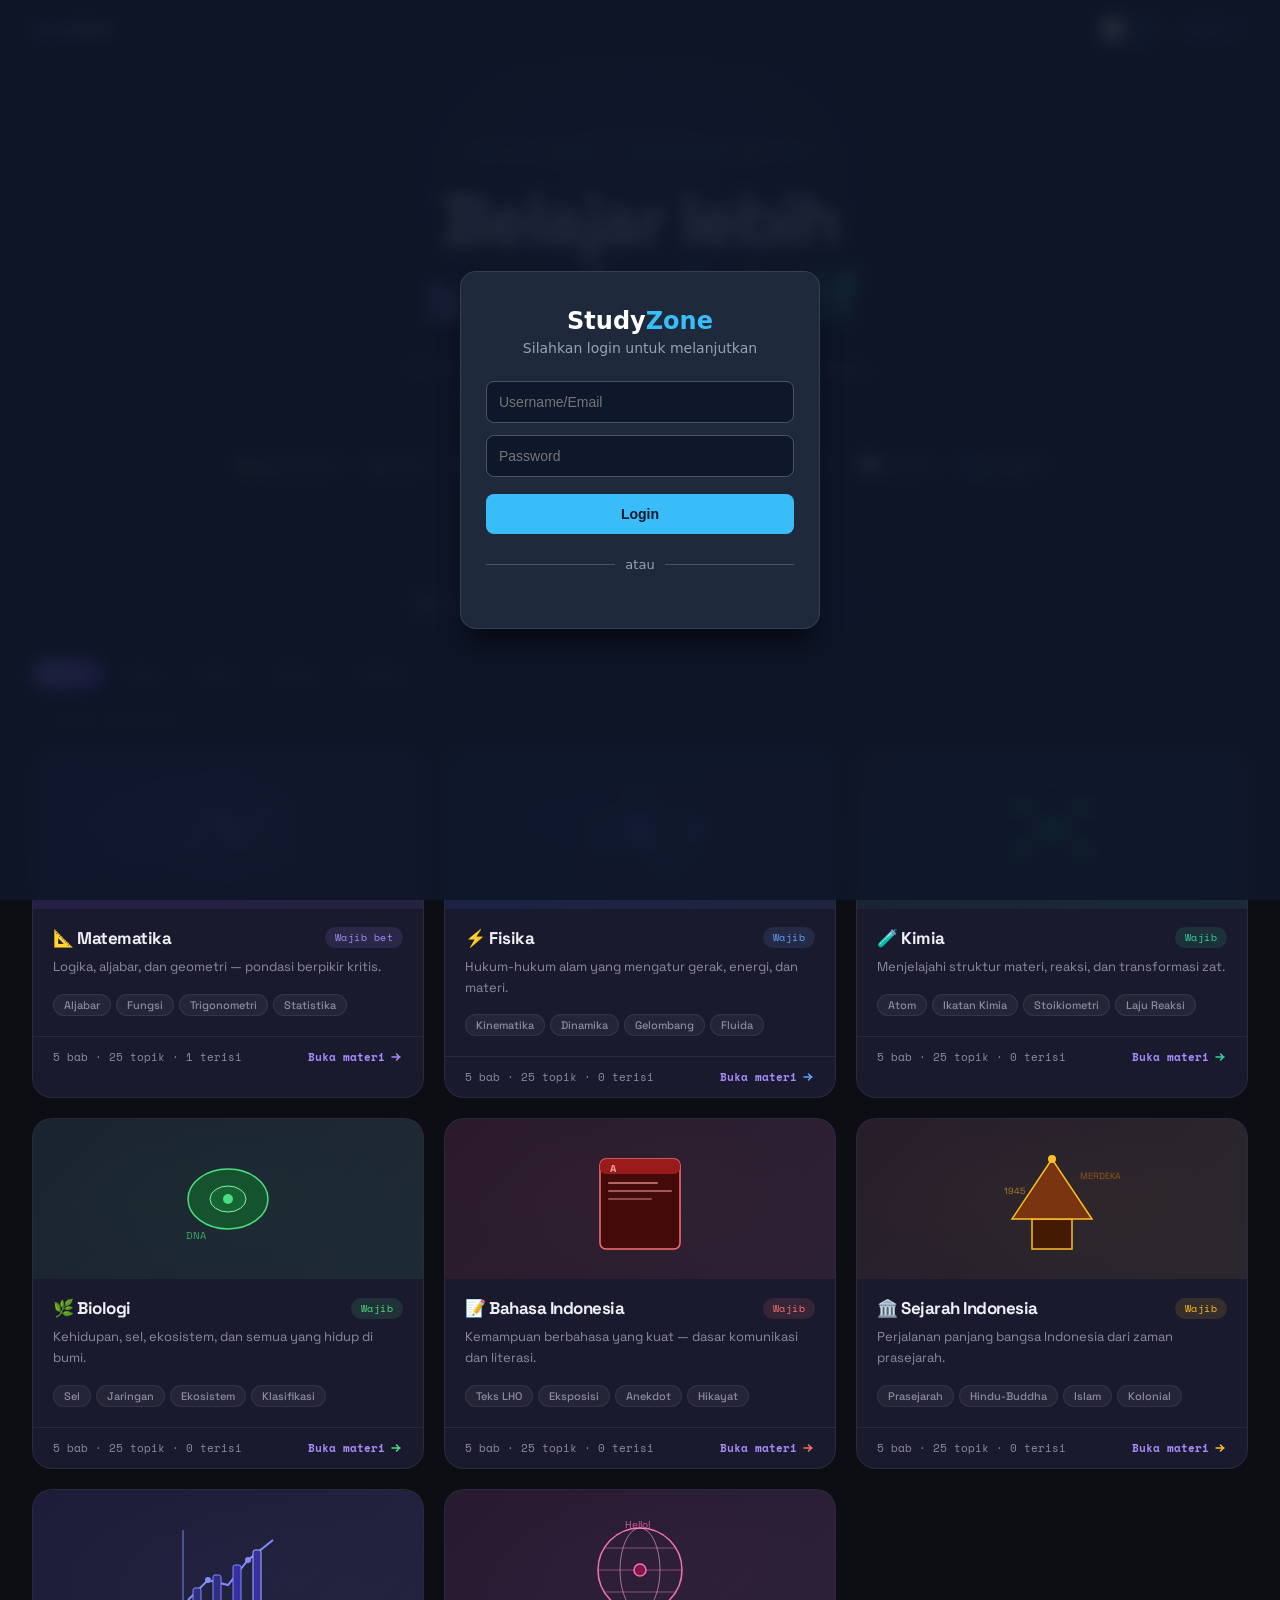
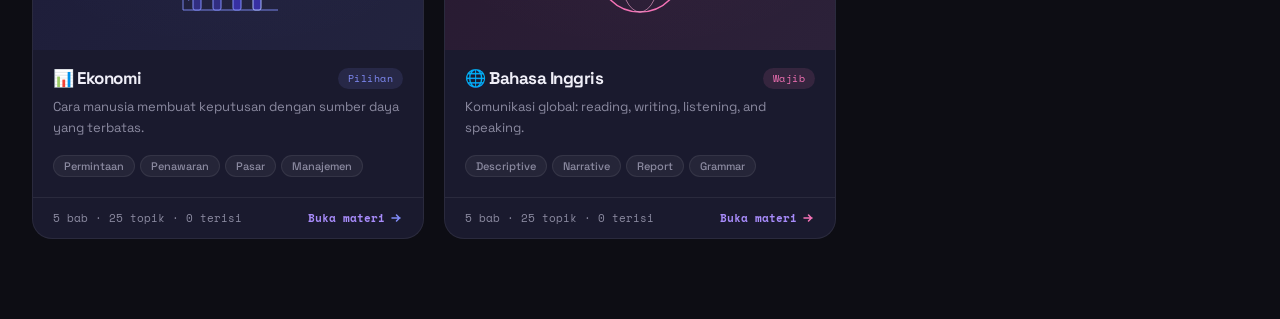
<file: index.html>
<!DOCTYPE html>
<html lang="id">
<head>
<meta charset="UTF-8">
<meta name="viewport" content="width=device-width, initial-scale=1.0">
<title>punya kyyy — materi buat Kelas 10 SMA</title>
<link href="https://fonts.googleapis.com/css2?family=Space+Grotesk:wght@400;500;600;700&family=Space+Mono:wght@400;700&display=swap" rel="stylesheet">
<link rel="stylesheet" href="css/style.css">
</head>
<body>
<canvas id="particles"></canvas>

<nav>
  <div>
    <a class="brand" href="#"><em>Study</em>Zone</a>
  </div>

  <div class="nav-right">
    <button id="theme-toggle" class="theme-toggle-btn" aria-label="Ubah Tema">
      <div class="slider-thumb">
          <span class="icon-sun">☀️</span>
          <span class="icon-moon">🌙</span>
      </div>
    </button>

    <span class="kelas-badge">KELAS X</span>
  </div>
</nav>

<section class="hero">
  <div class="hero-glow"></div>
  <div class="hero-eyebrow"><span class="dot-pulse"></span>Materi Lengkap · Tahun Ajaran 2024/2025</div>
  <h1>Belajar lebih<br><span class="hl">seru &amp; efektif</span></h1>
  <p class="hero-sub">8 mata pelajaran, 40+ bab, ratusan topik — dikemas dalam satu tempat buat kamu yang nggak mau ribet.</p>
  <div class="hero-chips">
    <span class="chip">📐 Matematika</span><span class="chip">⚡ Fisika</span>
    <span class="chip">🧪 Kimia</span><span class="chip">🌿 Biologi</span>
    <span class="chip">📝 B. Indonesia</span><span class="chip">🏛️ Sejarah</span>
    <span class="chip">📊 Ekonomi</span><span class="chip">🌐 B. Inggris</span>
  </div>
</section>

<!-- SEARCH -->
<div class="search-wrap">
  <div class="search-inner">
    <span class="search-icon-el">🔍</span>
    <input class="search-input" id="searchInput" type="text" placeholder="Cari pelajaran...">
  </div>
</div>

<div class="filter-row">
  <button class="ftab active" data-f="all">Semua</button>
  <button class="ftab" data-f="sains">Sains</button>
  <button class="ftab" data-f="sosial">Sosial</button>
  <button class="ftab" data-f="bahasa">Bahasa</button>
  <button class="ftab" data-f="eksakta">Eksakta</button>
</div>

<div class="grid-wrap">
  <div class="section-eyebrow" id="gridLabel">— 8 Mata Pelajaran</div>
  <div class="subject-grid" id="grid"></div>
</div>

<div class="overlay" id="overlay">
  <div class="modal">
    <div class="modal-hero" id="modalHero">
      <button class="modal-close" onclick="closeModal()">✕</button>
    </div>
    <div class="modal-info">
      <div class="modal-title" id="mTitle"></div>
      <div class="modal-desc" id="mDesc"></div>
      <div class="modal-stat-row" id="mStats"></div>
    </div>
    <div class="chapters" id="mChapters"></div>
  </div>
</div>

<div class="materi-overlay" id="materiOverlay">
  <div class="materi-topbar">
    <button class="materi-back-btn" onclick="closeMateri()">← Kembali</button>
    <div class="materi-topbar-title" id="topbarTitle"></div>
    <div class="materi-nav-btns">
      <button class="materi-nav-btn" id="btnPrev" onclick="navigateMateri(-1)" title="Topik sebelumnya">‹</button>
      <button class="materi-nav-btn" id="btnNext" onclick="navigateMateri(1)"  title="Topik selanjutnya">›</button>
    </div>
  </div>

  <div class="materi-wrap">
    <div class="materi-breadcrumb" id="mBreadcrumb"></div>

    <div class="materi-header">
      <div class="materi-num" id="mNum"></div>
      <div class="materi-judul" id="mJudul"></div>
      <div class="materi-meta" id="mMeta"></div>
    </div>

    <div class="materi-img-section" id="mImgSection"></div>

    <!-- isi materi -->
    <div id="mBody"></div>

    <!-- nav bawah -->
    <div class="materi-footer-nav">
      <button class="mfnav-btn prev" id="fnPrev" onclick="navigateMateri(-1)">
        <div class="mfnav-dir">← Sebelumnya</div>
        <div class="mfnav-label" id="fnPrevLabel">—</div>
      </button>
      <button class="mfnav-btn next" id="fnNext" onclick="navigateMateri(1)">
        <div class="mfnav-dir">Selanjutnya →</div>
        <div class="mfnav-label" id="fnNextLabel">—</div>
      </button>
    </div>
  </div>
</div>

<script src="js/app.js"></script>

<link rel="stylesheet" href="auth/auth.css">

<div id="login-container"></div>

<script type="module" src="auth/auth.js"></script>

</body>
</html>
</file>
<file: css/style.css>
*,*::before,*::after{box-sizing:border-box;margin:0;padding:0}
:root{
  --bg:#0d0d14;--surface:#13131f;--card:#1a1a2e;
  --border:rgba(255,255,255,0.07);--text:#f0eff8;--muted:#8b8aa0;
  --accent:#a78bfa;--accent2:#34d399;
  --font:'Space Grotesk',sans-serif;--mono:'Space Mono',monospace;
}
html{scroll-behavior:smooth}
body{font-family:var(--font);background:var(--bg);color:var(--text);min-height:100vh;overflow-x:hidden}
#particles{position:fixed;inset:0;pointer-events:none;z-index:0;opacity:.45}

/* NAV */
nav{position:sticky;top:0;z-index:100;background:rgba(13,13,20,.85);backdrop-filter:blur(24px);border-bottom:1px solid var(--border);padding:0 2rem;height:58px;display:flex;align-items:center;justify-content:space-between;}
.brand{font-size:17px;font-weight:700;letter-spacing:-1px;color:var(--text);text-decoration:none}
.brand em{color:var(--accent);font-style:normal}
.kelas-badge{font-family:var(--mono);font-size:11px;padding:4px 12px;border-radius:99px;border:1px solid rgba(167,139,250,.4);color:var(--accent);background:rgba(167,139,250,.08);}

/* HERO */
.hero{position:relative;z-index:1;padding:5rem 2rem 4rem;text-align:center;overflow:hidden;}
.hero-glow{position:absolute;top:-80px;left:50%;transform:translateX(-50%);width:600px;height:400px;background:radial-gradient(ellipse,rgba(167,139,250,.18) 0%,transparent 70%);pointer-events:none;}
.hero-eyebrow{display:inline-flex;align-items:center;gap:6px;font-family:var(--mono);font-size:11px;color:var(--accent2);letter-spacing:1.5px;text-transform:uppercase;margin-bottom:1.5rem;}
.dot-pulse{width:6px;height:6px;border-radius:50%;background:var(--accent2);animation:pulse 1.5s ease-in-out infinite}
@keyframes pulse{0%,100%{opacity:1;transform:scale(1)}50%{opacity:.4;transform:scale(.7)}}
.hero h1{font-size:clamp(2.5rem,6vw,4.5rem);font-weight:700;letter-spacing:-2.5px;line-height:1.05;margin-bottom:1.25rem;}
.hero h1 .hl{background:linear-gradient(135deg,#a78bfa,#34d399);-webkit-background-clip:text;-webkit-text-fill-color:transparent;background-clip:text;}
.hero-sub{font-size:1.05rem;color:var(--muted);max-width:480px;margin:0 auto 2.5rem;line-height:1.7;}
.hero-chips{display:flex;gap:8px;justify-content:center;flex-wrap:wrap}
.chip{font-size:12px;font-weight:500;padding:5px 14px;border-radius:99px;background:rgba(255,255,255,0.05);border:1px solid var(--border);color:var(--muted);}

/* SEARCH */
.search-wrap{max-width:520px;margin:2.5rem auto 0;position:relative;z-index:2;padding:0 1.5rem;}
.search-inner{position:relative}
.search-icon-el{position:absolute;left:14px;top:50%;transform:translateY(-50%);font-size:15px;color:var(--muted)}
.search-input{width:100%;background:var(--surface);border:1px solid rgba(167,139,250,.25);border-radius:14px;padding:12px 14px 12px 40px;font-family:var(--font);font-size:14px;color:var(--text);outline:none;transition:border-color .2s,box-shadow .2s;}
.search-input::placeholder{color:var(--muted)}
.search-input:focus{border-color:var(--accent);box-shadow:0 0 0 3px rgba(167,139,250,.12);}

/* FILTER */
.filter-row{display:flex;gap:8px;padding:2rem 2rem 0;overflow-x:auto;scrollbar-width:none;position:relative;z-index:1;}
.filter-row::-webkit-scrollbar{display:none}
.ftab{flex-shrink:0;padding:6px 16px;border-radius:99px;border:1px solid var(--border);background:transparent;font-family:var(--font);font-size:12px;font-weight:600;color:var(--muted);cursor:pointer;transition:all .2s;}
.ftab:hover{color:var(--text);border-color:rgba(255,255,255,.2)}
.ftab.active{background:linear-gradient(135deg,#a78bfa,#7c3aed);border-color:transparent;color:#fff;}

/* GRID */
.grid-wrap{padding:1.5rem 2rem 5rem;position:relative;z-index:1}
.section-eyebrow{font-family:var(--mono);font-size:10px;letter-spacing:2px;text-transform:uppercase;color:var(--muted);margin-bottom:1.25rem;padding:0 .25rem;}
.subject-grid{display:grid;grid-template-columns:repeat(auto-fill,minmax(300px,1fr));gap:20px;}

/* CARD */
.scard{background:var(--card);border:1px solid var(--border);border-radius:20px;overflow:hidden;cursor:pointer;transition:transform .25s cubic-bezier(.34,1.56,.64,1),box-shadow .25s,border-color .25s;text-decoration:none;color:inherit;display:block;}
.scard:hover{transform:translateY(-6px);box-shadow:0 24px 48px rgba(0,0,0,.5);}
.scard-illus{height:160px;display:flex;align-items:center;justify-content:center;position:relative;overflow:hidden;}
.scard-illus svg,.scard-illus img{position:relative;z-index:1;max-height:140px;max-width:90%;}
.illus-bg{position:absolute;inset:0;opacity:.12;}
.scard.math:hover{border-color:#a78bfa}.scard.fisika:hover{border-color:#60a5fa}
.scard.kimia:hover{border-color:#34d399}.scard.bio:hover{border-color:#4ade80}
.scard.indo:hover{border-color:#f87171}.scard.sejarah:hover{border-color:#fbbf24}
.scard.ekonomi:hover{border-color:#818cf8}.scard.english:hover{border-color:#f472b6}
.scard-body{padding:1.1rem 1.25rem 1.25rem}
.scard-row{display:flex;align-items:center;justify-content:space-between;margin-bottom:.5rem}
.scard-title{font-size:17px;font-weight:700;letter-spacing:-.5px}
.scard-tag{font-family:var(--mono);font-size:10px;letter-spacing:.5px;padding:3px 10px;border-radius:99px;}
.scard-desc{font-size:13px;color:var(--muted);line-height:1.6;margin-bottom:1rem}
.scard-topics{display:flex;flex-wrap:wrap;gap:5px}
.topic-tag{font-size:11px;font-weight:500;padding:3px 10px;border-radius:99px;background:rgba(255,255,255,.05);border:1px solid var(--border);color:var(--muted);}
.scard-footer{display:flex;align-items:center;justify-content:space-between;padding:.75rem 1.25rem;border-top:1px solid var(--border);font-family:var(--mono);font-size:11px;color:var(--muted);}
.open-btn{font-size:11px;font-weight:600;color:var(--accent);display:flex;align-items:center;gap:4px;}
.open-btn svg{transition:transform .2s}.scard:hover .open-btn svg{transform:translateX(3px)}

/* ── MODAL DAFTAR BAB ── */
.overlay{display:none;position:fixed;inset:0;z-index:500;background:rgba(0,0,0,.7);backdrop-filter:blur(12px);padding:2rem 1rem;overflow-y:auto;}
.overlay.open{display:flex;align-items:flex-start;justify-content:center}
.modal{background:var(--card);border:1px solid rgba(255,255,255,.1);border-radius:24px;width:100%;max-width:680px;overflow:hidden;animation:mup .3s cubic-bezier(.34,1.56,.64,1);margin-bottom:2rem;}
@keyframes mup{from{opacity:0;transform:translateY(30px)}to{opacity:1;transform:translateY(0)}}
.modal-hero{height:200px;display:flex;align-items:center;justify-content:center;position:relative;overflow:hidden;}
.modal-hero svg,.modal-hero img{position:relative;z-index:1;max-height:170px;max-width:90%;}
.modal-close{position:absolute;top:1rem;right:1rem;width:34px;height:34px;border-radius:50%;background:rgba(0,0,0,.4);border:1px solid rgba(255,255,255,.1);color:var(--text);font-size:16px;cursor:pointer;display:flex;align-items:center;justify-content:center;transition:background .2s;z-index:10;}
.modal-close:hover{background:rgba(255,255,255,.1)}
.modal-info{padding:1.5rem 1.75rem 0}
.modal-title{font-size:24px;font-weight:700;letter-spacing:-1px;margin-bottom:.3rem}
.modal-desc{font-size:14px;color:var(--muted);line-height:1.6;margin-bottom:1.25rem}
.modal-stat-row{display:flex;gap:1rem;flex-wrap:wrap;margin-bottom:1.5rem}
.mstat{background:rgba(255,255,255,.04);border:1px solid var(--border);border-radius:12px;padding:.6rem 1rem;font-size:12px;color:var(--muted);}
.mstat strong{display:block;font-size:18px;font-weight:700;color:var(--text);font-family:var(--mono)}
.chapters{padding:0 1.75rem 1.75rem;display:flex;flex-direction:column;gap:8px}
.chapter{border:1px solid var(--border);border-radius:14px;overflow:hidden;transition:border-color .2s;}
.chapter:hover{border-color:rgba(167,139,250,.3)}
.ch-head{display:flex;align-items:center;gap:10px;padding:.8rem 1rem;cursor:pointer;user-select:none;}
.ch-num{width:26px;height:26px;border-radius:8px;background:rgba(167,139,250,.12);color:var(--accent);font-family:var(--mono);font-size:11px;font-weight:700;display:flex;align-items:center;justify-content:center;flex-shrink:0;}
.ch-name{font-size:14px;font-weight:600;flex:1}
.ch-arr{color:var(--muted);font-size:12px;transition:transform .2s;margin-left:auto}
.chapter.open .ch-arr{transform:rotate(180deg)}
.ch-body{display:none;padding:.5rem .75rem 1rem;border-top:1px solid var(--border);background:rgba(0,0,0,.2);}
.chapter.open .ch-body{display:block}

/* topik bisa diklik */
.ch-topic-btn{
  width:100%;display:flex;align-items:center;justify-content:space-between;
  padding:9px 10px;border-radius:10px;
  background:transparent;border:none;
  color:var(--muted);font-family:var(--font);font-size:13px;
  cursor:pointer;text-align:left;
  transition:background .15s,color .15s;
  gap:8px;
}
.ch-topic-btn:hover{background:rgba(167,139,250,.1);color:var(--text)}
.ch-topic-btn .tb-left{display:flex;align-items:center;gap:8px}
.ch-topic-btn .tb-left::before{content:'›';color:var(--accent);font-weight:700;flex-shrink:0}
.ch-topic-btn .tb-badge{
  font-size:10px;font-family:var(--mono);
  padding:2px 7px;border-radius:99px;flex-shrink:0;
  background:rgba(52,211,153,.12);color:var(--accent2);
}
.ch-topic-btn .tb-badge.empty{background:rgba(255,255,255,.04);color:rgba(139,138,160,.4)}
.ch-topic-btn .tb-arrow{font-size:12px;opacity:0;transition:opacity .15s,transform .15s;color:var(--accent)}
.ch-topic-btn:hover .tb-arrow{opacity:1;transform:translateX(3px)}

.empty{grid-column:1/-1;text-align:center;padding:4rem 2rem;color:var(--muted);font-size:14px;}

.materi-overlay{
  display:none;position:fixed;inset:0;z-index:600;
  background:var(--bg);overflow-y:auto;
}
.materi-overlay.open{display:block}

/* sticky top bar */
.materi-topbar{
  position:sticky;top:0;z-index:10;
  background:rgba(13,13,20,.92);backdrop-filter:blur(20px);
  border-bottom:1px solid var(--border);
  display:flex;align-items:center;gap:12px;
  padding:0 1.5rem;height:54px;
}
.materi-back-btn{
  background:rgba(255,255,255,.06);border:1px solid var(--border);
  color:var(--text);font-family:var(--font);font-size:13px;font-weight:600;
  padding:6px 14px;border-radius:10px;cursor:pointer;
  display:flex;align-items:center;gap:6px;
  transition:background .2s;flex-shrink:0;
}
.materi-back-btn:hover{background:rgba(167,139,250,.15)}
.materi-topbar-title{font-size:14px;font-weight:600;color:var(--muted);
  white-space:nowrap;overflow:hidden;text-overflow:ellipsis;flex:1}

.materi-nav-btns{display:flex;gap:6px;flex-shrink:0}
.materi-nav-btn{
  width:32px;height:32px;border-radius:8px;
  background:rgba(255,255,255,.06);border:1px solid var(--border);
  color:var(--muted);font-size:14px;cursor:pointer;
  display:flex;align-items:center;justify-content:center;
  transition:all .2s;
}
.materi-nav-btn:hover:not(:disabled){background:rgba(167,139,250,.15);color:var(--accent);border-color:rgba(167,139,250,.4)}
.materi-nav-btn:disabled{opacity:.25;cursor:not-allowed}

.materi-wrap{max-width:780px;margin:0 auto;padding:2.5rem 1.5rem 5rem;}

.materi-breadcrumb{
  font-family:var(--mono);font-size:11px;color:var(--muted);
  letter-spacing:.5px;margin-bottom:1.25rem;
  display:flex;align-items:center;gap:5px;flex-wrap:wrap;
}
.materi-breadcrumb .bc-accent{color:var(--accent)}

.materi-header{margin-bottom:2rem}
.materi-num{
  font-family:var(--mono);font-size:11px;letter-spacing:2px;
  color:var(--accent);text-transform:uppercase;margin-bottom:.5rem;
}
.materi-judul{
  font-size:clamp(1.6rem,4vw,2.4rem);font-weight:700;
  letter-spacing:-1.5px;line-height:1.15;margin-bottom:.75rem;
}
.materi-meta{display:flex;gap:8px;flex-wrap:wrap}
.materi-meta-pill{
  font-size:11px;font-weight:600;padding:4px 12px;border-radius:99px;
  border:1px solid var(--border);color:var(--muted);
  display:flex;align-items:center;gap:4px;
}

.materi-img-section{
  margin-bottom:2rem;
  border-radius:16px;overflow:hidden;
  border:1px solid var(--border);
  background:var(--surface);
  min-height:80px;display:flex;align-items:center;justify-content:center;
  position:relative;
}
.materi-img-section img{width:100%;display:block;}
.materi-img-section svg{max-width:100%;padding:1.5rem;}
.materi-img-placeholder{
  padding:2.5rem;text-align:center;color:var(--muted);
  font-size:12px;font-family:var(--mono);letter-spacing:1px;
  opacity:.4;
}
.materi-img-placeholder .pi-icon{font-size:36px;display:block;margin-bottom:.5rem;opacity:.5}

.materi-body{
  font-size:15px;line-height:1.9;color:#cdc9e8;
  white-space:pre-wrap;
  background:var(--card);
  border:1px solid var(--border);
  border-radius:16px;
  padding:1.75rem 2rem;
}
.materi-empty{
  text-align:center;padding:3rem 2rem;color:var(--muted);
  background:var(--card);border:1px solid var(--border);border-radius:16px;
}
.materi-empty .ei{font-size:36px;display:block;margin-bottom:.75rem;opacity:.4}
.materi-empty p{font-size:13px;line-height:1.7}
.materi-empty code{font-family:var(--mono);font-size:11px;background:rgba(255,255,255,.05);padding:2px 8px;border-radius:4px;color:var(--accent);}

.materi-footer-nav{
  display:flex;gap:12px;margin-top:2rem;
}
.mfnav-btn{
  flex:1;display:flex;flex-direction:column;gap:4px;
  padding:1rem 1.25rem;border-radius:14px;
  border:1px solid var(--border);background:var(--card);
  color:var(--muted);cursor:pointer;text-align:left;
  font-family:var(--font);transition:all .2s;
}
.mfnav-btn:hover:not(:disabled){border-color:rgba(167,139,250,.4);background:rgba(167,139,250,.06);color:var(--text)}
.mfnav-btn:disabled{opacity:.25;cursor:not-allowed}
.mfnav-btn.next{text-align:right}
.mfnav-dir{font-size:10px;font-family:var(--mono);letter-spacing:1px;text-transform:uppercase;color:var(--accent);margin-bottom:2px}
.mfnav-label{font-size:13px;font-weight:600;line-height:1.3}

/* ==========================================================================
   FITUR LIGHT MODE OVERRIDES 
   (Taruh di paling bawah file style.css)
   ========================================================================== */

/* 1. Timpa variabel warna aslimu saat class .light aktif */
body.light {
  --bg: #f4f6f8;            /* Background utama halaman jadi abu-abu terang */
  --surface: #ffffff;       /* Area gambar/search jadi putih */
  --card: #ffffff;          /* Background KARTU MATERI jadi PUTIH */
  --border: #cbd5e1;        /* Garis pinggir jadi abu-abu muda */
  --text: #1e293b;          /* Teks utama jadi gelap */
  --muted: #64748b;         /* Teks deskripsi jadi abu-abu */
}

/* 2. Karena bawaan webmu banyak pakai efek kaca (rgba 255 putih transparan), 
      kita harus ubah jadi warna solid agar terlihat di Light Mode */
body.light .chip,
body.light .mstat,
body.light .materi-nav-btn,
body.light .materi-back-btn,
body.light .ch-body {
    background: #ffffff;
    border-color: var(--border);
    color: var(--text);
}

body.light .materi-body, 
body.light .materi-empty {
    color: var(--text);
    background: var(--card);
}

/* Tombol close di modal agar tidak putih di atas putih */
body.light .modal-close {
    background: #f1f5f9;
    color: #0f172a;
    border: 1px solid #cbd5e1;
}

/* ==========================================================================
   ANIMASI SLIDER (TOGGLE GESER KIRI-KANAN)
   ========================================================================== */

/* 1. Track Slider (Wadah luar berbentuk kapsul) */
.theme-toggle-btn {
    position: relative;
    width: 64px;
    height: 32px;
    border-radius: 30px;
    background: #1e293b; /* Warna track saat Dark Mode */
    border: 2px solid #334155;
    cursor: pointer;
    padding: 0;
    display: flex;
    align-items: center;
    transition: background-color 0.4s ease, border-color 0.4s ease;
    box-shadow: inset 0 2px 4px rgba(0,0,0,0.3); /* Efek bayangan ke dalam */
}

/* Warna Track saat berubah ke Light Mode */
body.light .theme-toggle-btn {
    background: #cbd5e1;
    border-color: #94a3b8;
}

/* 2. Lingkaran putih yang bergeser (Thumb) */
.slider-thumb {
    position: absolute;
    top: 2px;
    left: 2px;
    width: 24px;
    height: 24px;
    border-radius: 50%;
    background: #ffffff;
    display: flex;
    align-items: center;
    justify-content: center;
    box-shadow: 0 2px 5px rgba(0,0,0,0.3);
    /* Animasi translateX membuat lingkaran bergeser mulus */
    transition: transform 0.4s cubic-bezier(0.4, 0, 0.2, 1), background-color 0.4s;
}

/* Kunci Animasinya: Geser lingkaran ke KANAN sejauh 32px saat Light Mode aktif */
body.light .slider-thumb {
    transform: translateX(32px);
    background: #f8fafc;
}

/* 3. Ikon di dalam lingkaran */
.slider-thumb span {
    position: absolute;
    font-size: 14px; /* Ukuran diperkecil agar pas di dalam lingkaran 24px */
    transition: transform 0.4s ease, opacity 0.3s ease;
}

/* Posisi Default (Dark Mode): Matahari tampil */
.slider-thumb .icon-sun {
    opacity: 1;
    transform: scale(1) rotate(0deg);
}
.slider-thumb .icon-moon {
    opacity: 0;
    transform: scale(0) rotate(-90deg);
}

/* Posisi Aktif (Light Mode): Bulan tampil */
body.light .slider-thumb .icon-sun {
    opacity: 0;
    transform: scale(0) rotate(90deg);
}
body.light .slider-thumb .icon-moon {
    opacity: 1;
    transform: scale(1) rotate(0deg);
}

.theme-toggle-btn .icon-moon { display: none; }
.theme-toggle-btn .icon-sun { display: inline; }

body.light .theme-toggle-btn .icon-sun { display: none; }
body.light .theme-toggle-btn .icon-moon { display: inline; }

/* Mengubah Navbar utama menjadi putih transparan dengan efek kaca */
body.light nav {
    background: rgba(255, 255, 255, 0.85);
}

/* Memastikan teks logo 'StudyZone' di navbar berwarna gelap agar terbaca */
body.light .brand {
    color: var(--text);
}

/* Mengubah Topbar (Navbar di dalam overlay materi) menjadi putih */
body.light .materi-topbar {
    background: rgba(255, 255, 255, 0.92);
}

/* Mengubah Footer Navigasi Materi (tombol Sebelumnya & Selanjutnya) menjadi putih */
body.light .mfnav-btn {
    background: #ffffff;
    border-color: var(--border);
    color: var(--text);
}

/* Memastikan teks 'Kosong' / 'Ada' pada list topik bab ikut menyesuaikan */
body.light .ch-topic-btn .tb-badge.empty {
    background: #f1f5f9;
    color: #94a3b8;
}

.nav-right {
    display: flex;
    align-items: center;
    gap: 12px; /* Jarak antara toggle dan teks KELAS X */
}

/* ==========================================================================
   PENGATURAN LEBAR KONTAINER MATERI
   ========================================================================== */

/* 1. Membuat wadah pembungkus utama materi menjadi lebih lebar */
.materi-wrap {
    width: 100%;            /* Mengambil 92% dari lebar layar */
    max-width: 1600px;     /* Batas maksimal lebar baru (biasanya default hanya 800px) */
    margin: 0 auto;        /* Memastikan kontainer tetap berada di tengah halaman */
    padding: 2rem 1.5rem;  /* Mengatur jarak dalam agar tetap rapi */
}

/* 2. Memastikan isi materi di dalamnya melebar penuh mengikuti kontainer luar */
#mBody {
    width: 100%;
}

/* 3. JIKA materi kamu dibuka di dalam MODAL / OVERLAY yang juga terasa sempit,
      buka baris kode di bawah ini dengan menghapus tanda komentar: */
/*
.materi-overlay {
    max-width: 95% !important; 
}
*/
</file>
<file: auth/auth.css>
/* ==========================================================================
   OVERLAY & CONTAINER UTAMA (MELAYANG DI TENGAH)
   ========================================================================== */
.auth-overlay {
    position: fixed;
    inset: 0;
    background: rgba(15, 23, 42, 0.9); /* Gelap transparan menutupi web utama */
    backdrop-filter: blur(8px); /* Efek kaca buram di background */
    -webkit-backdrop-filter: blur(8px);
    z-index: 9999;
    display: flex;
    align-items: center;
    justify-content: center;
    padding: 20px;
}

/* KOTAK LOGIN */
.auth-card {
    background: #1e293b; /* Warna navy metalik disamain sama card web kamu */
    border: 1px solid rgba(255, 255, 255, 0.1);
    padding: 35px 25px;
    border-radius: 16px;
    width: 100%;
    max-width: 360px;
    text-align: center;
    color: #ffffff;
    box-shadow: 0 20px 25px -5px rgba(0, 0, 0, 0.5);
    font-family: system-ui, -apple-system, sans-serif;
}

/* JUDUL & TEXT */
.auth-card h2 {
    font-size: 24px;
    margin: 0 0 5px 0;
    font-weight: 700;
}

.auth-card h2 span {
    color: #38bdf8; /* Aksen biru cerah */
}

.auth-card p {
    color: #94a3b8;
    font-size: 14px;
    margin: 0 0 25px 0;
}

/* ==========================================================================
   KOLOM INPUT & TOMBOL MANUAL
   ========================================================================== */
.auth-card input {
    width: 100%;
    padding: 12px;
    margin-bottom: 12px;
    border-radius: 8px;
    border: 1px solid #475569;
    background: #0f172a; /* Input dibikin agak gelap biar kontras */
    color: #ffffff;
    font-size: 14px;
    box-sizing: border-box;
    transition: border-color 0.2s;
}

.auth-card input:focus {
    outline: none;
    border-color: #38bdf8;
}

/* Tombol Login Manual */
#loginManual {
    width: 100%;
    padding: 12px;
    background: #38bdf8;
    color: #0f172a;
    border: none;
    border-radius: 8px;
    font-weight: 600;
    font-size: 14px;
    cursor: pointer;
    margin-top: 5px;
    transition: opacity 0.2s;
}

#loginManual:hover {
    opacity: 0.9;
}

/* GARIS TENGAH (DIVIDER OLEH "ATAU") */
.divider {
    margin: 20px 0;
    position: relative;
    text-align: center;
}

.divider::before {
    content: "";
    position: absolute;
    top: 50%;
    left: 0;
    right: 0;
    height: 1px;
    background: #475569;
    z-index: 1;
}

.divider span {
    background: #1e293b; /* Warna background disamain persis sama kotak login */
    padding: 0 10px;
    color: #94a3b8;
    font-size: 13px;
    position: relative;
    z-index: 2;
}

/* ==========================================================================
   TOMBOL GOOGLE SIGN-IN
   ========================================================================== */
.btn-google {
    display: flex;
    align-items: center;
    justify-content: center;
    gap: 10px;
    width: 100%;
    padding: 12px;
    border-radius: 8px;
    border: 1px solid #cbd5e1;
    background: #ffffff;
    color: #334155;
    font-weight: 600;
    font-size: 14px;
    cursor: pointer;
    transition: background-color 0.2s;
}

.btn-google:hover {
    background: #f8fafc;
}

.btn-google img {
    display: block;
}
</file>
